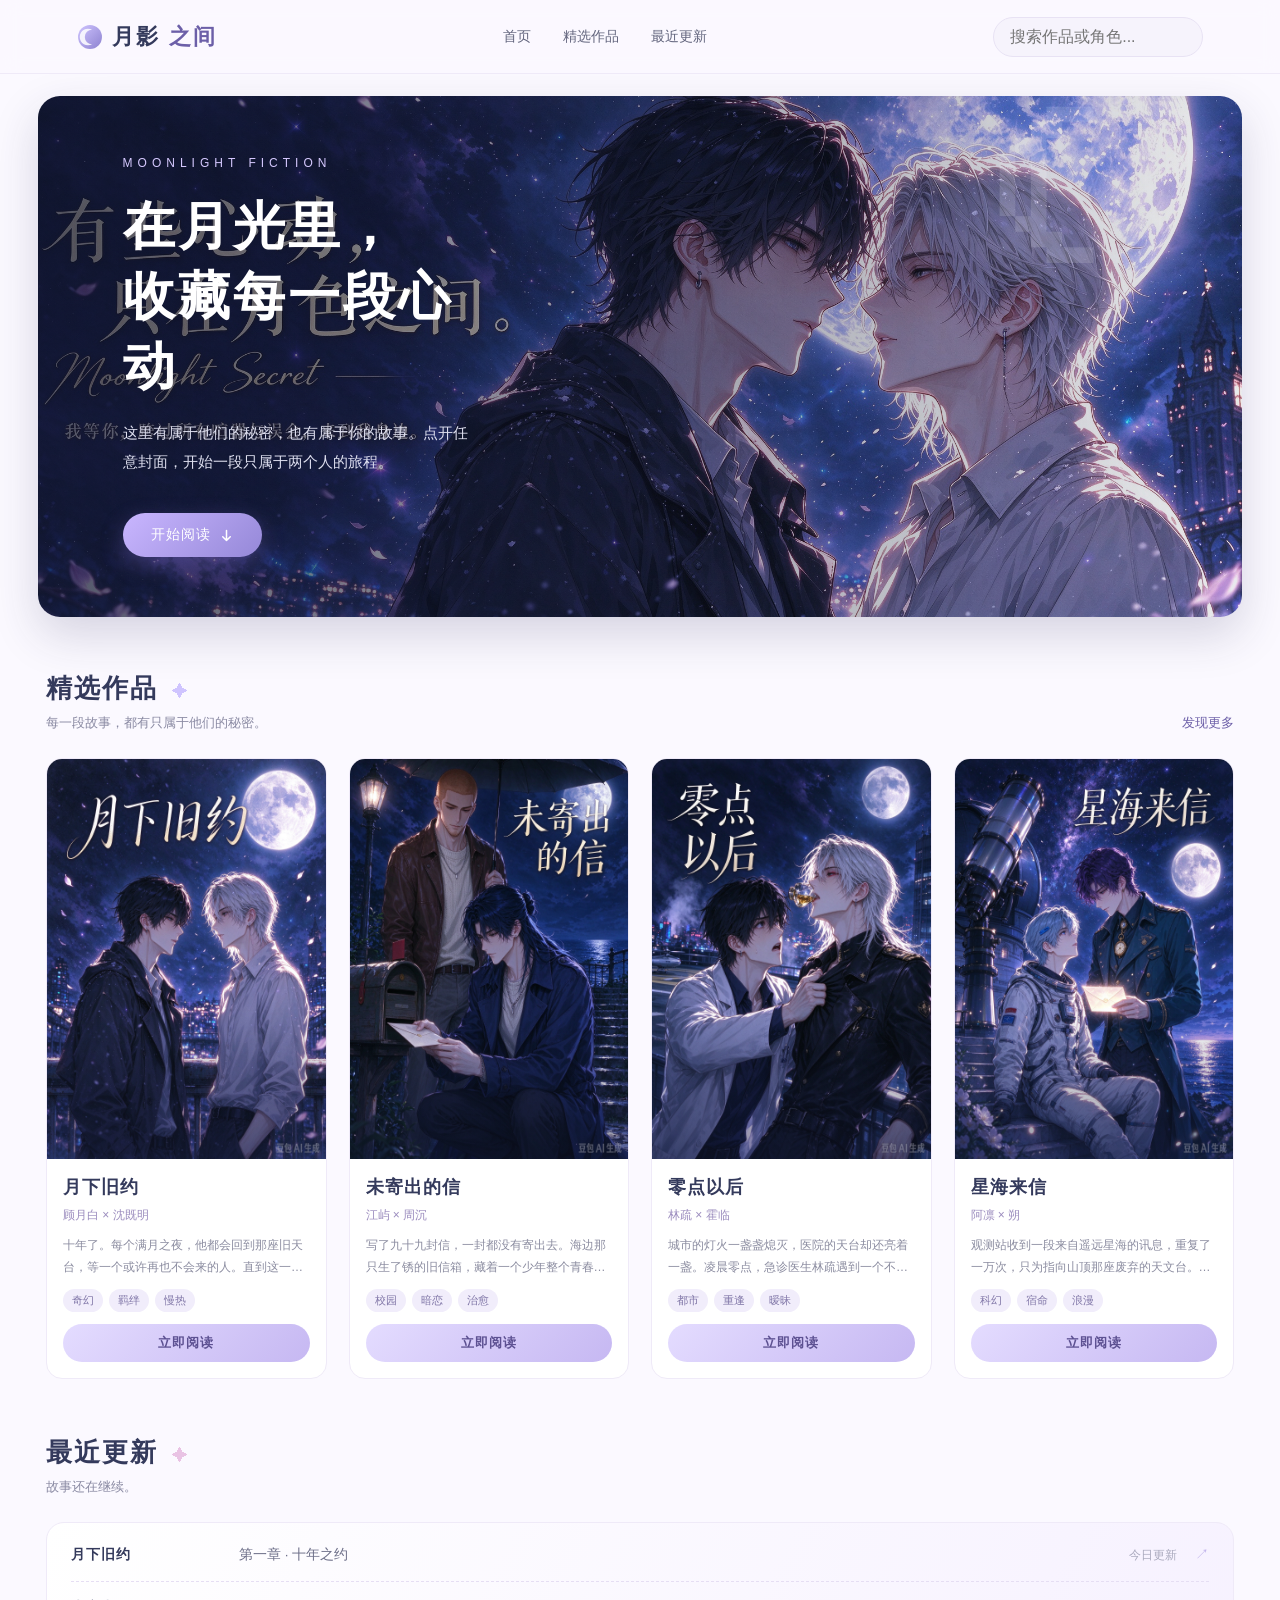
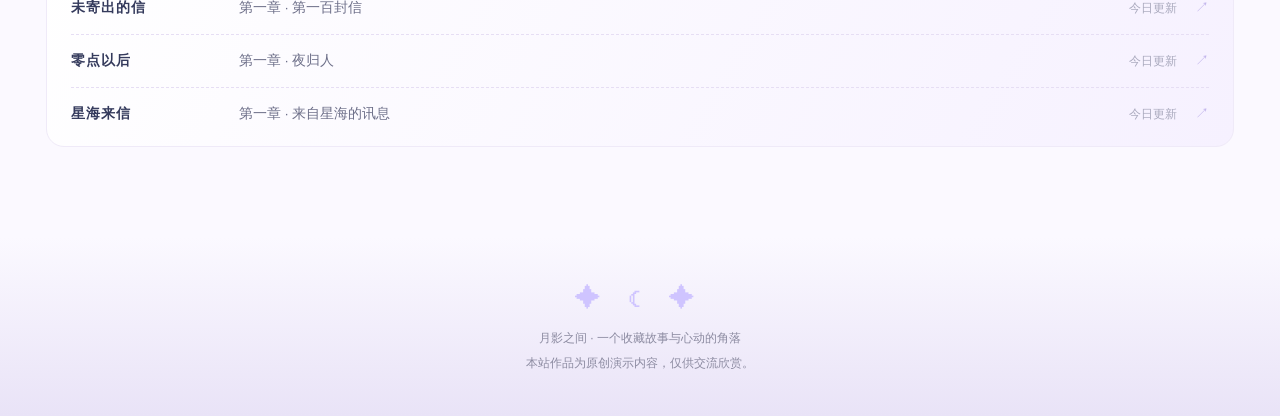
<file: index.html>
<!DOCTYPE html>
<html lang="zh-CN">
<head>
<meta charset="UTF-8">
<meta name="viewport" content="width=device-width, initial-scale=1.0">
<title>月影之间 · 唯美小说馆</title>
<link rel="icon" href="data:image/svg+xml,%3Csvg xmlns='http://www.w3.org/2000/svg' viewBox='0 0 100 100'%3E%3Cdefs%3E%3ClinearGradient id='g' x1='0' y1='0' x2='1' y2='1'%3E%3Cstop offset='0' stop-color='%23cfc4ff'/%3E%3Cstop offset='1' stop-color='%238d82d0'/%3E%3C/linearGradient%3E%3C/defs%3E%3Ccircle cx='50' cy='50' r='46' fill='url(%23g)'/%3E%3Cpath d='M58 22a32 32 0 1 0 0 56 26 26 0 0 1 0-56z' fill='%23fff' opacity='.85'/%3E%3C/svg%3E">
<link rel="stylesheet" href="https://miaoda.feishu.cn/fonts/css2?family=Noto+Serif+SC:wght@400;600;700;900&family=Noto+Sans+SC:wght@300;400;500;700&family=Ma+Shan+Zheng&display=swap">
<style>
  :root{
    --ink:#343a5c;
    --muted:#8a8aa3;
    --purple:#9588c8;
    --purple-deep:#6c5fa8;
    --lilac:#cfc4ff;
    --pink:#e9c3e4;
    --night:#1c2350;
    --night-2:#333d69;
    --paper:#fbf9ff;
    --white:#ffffff;
    --line:#efeaf8;
    --serif:"Noto Serif SC", "Songti SC", "STSong", serif;
    --sans:"Noto Sans SC", "Microsoft YaHei", "PingFang SC", sans-serif;
    --hand:"Ma Shan Zheng", "KaiTi", "STKaiti", cursive;
  }
  *{box-sizing:border-box}
  html{scroll-behavior:smooth}
  body{
    margin:0;
    background:var(--paper);
    color:var(--ink);
    font-family:var(--sans);
    -webkit-font-smoothing:antialiased;
    overflow-x:hidden;
  }
  a{color:inherit;text-decoration:none}
  button,input{font:inherit}
  img{display:block}

  /* ============ 飘落花瓣 ============ */
  .petals{position:fixed;inset:0;pointer-events:none;z-index:60;overflow:hidden}
  .petal{position:absolute;top:-6%;opacity:0;will-change:transform}
  @keyframes fall{
    0%{transform:translateY(-6vh) translateX(0) rotate(0);opacity:0}
    8%{opacity:.7}
    100%{transform:translateY(108vh) translateX(var(--sway)) rotate(var(--spin));opacity:0}
  }

  /* ============ 顶部导航 ============ */
  .navbar{
    position:sticky;top:0;z-index:50;
    height:74px;padding:0 6%;
    display:flex;align-items:center;justify-content:space-between;
    background:rgba(251,249,255,.86);
    backdrop-filter:blur(10px);
    border-bottom:1px solid var(--line);
  }
  .logo{font-family:var(--serif);font-size:22px;font-weight:800;letter-spacing:2px;display:flex;align-items:center;gap:9px}
  .logo svg{flex:none}
  .logo span{color:var(--purple-deep);font-weight:900}
  .nav-links{display:flex;align-items:center;gap:28px;font-size:14px;color:#62647d}
  .nav-links a{position:relative;padding:6px 2px;transition:color .2s}
  .nav-links a:hover{color:var(--purple-deep)}
  .nav-links a.active{color:var(--purple-deep);font-weight:600}
  .nav-links a.active::after{content:"";position:absolute;left:0;right:0;bottom:0;height:2px;border-radius:2px;background:linear-gradient(90deg,var(--lilac),var(--purple))}
  .search{
    width:210px;padding:10px 16px;
    border:1px solid #e8e2f4;border-radius:24px;outline:none;
    background:#f6f3fc;color:var(--ink);transition:border .2s,box-shadow .2s;
  }
  .search:focus{border-color:var(--purple);box-shadow:0 0 0 3px rgba(149,136,200,.15)}

  /* ============ Hero ============ */
  .hero{
    position:relative;overflow:hidden;
    min-height:430px;margin:22px 3% 0;border-radius:22px;
    display:flex;align-items:center;
    background:
      linear-gradient(90deg, rgba(16,21,48,.72) 0%, rgba(16,21,48,.42) 48%, rgba(16,21,48,.08) 100%),
      url("images/hero.png") center 38% / cover no-repeat;
    box-shadow:0 18px 46px rgba(47,46,91,.18);
    color:#fff;
  }
  .hero::before{ /* 底部光晕 */
    content:"";position:absolute;left:0;right:0;bottom:-60%;height:70%;
    background:radial-gradient(ellipse 60% 70% at 30% 100%, rgba(207,196,255,.55), transparent 70%);
  }
  .hero::after{ /* 月亮 */
    content:"☾";position:absolute;right:11%;top:-42px;
    font-family:serif;font-size:250px;line-height:1;
    color:rgba(255,255,255,.14);text-shadow:0 0 60px rgba(224,220,255,.4);
    pointer-events:none;animation:glow 6s ease-in-out infinite;
  }
  @keyframes glow{0%,100%{opacity:.8}50%{opacity:1}}
  .hero-copy{position:relative;z-index:2;max-width:520px;padding:60px 7%}
  .eyebrow{color:#d6c9ff;font-size:12px;letter-spacing:5px}
  .hero h1{margin:22px 0 16px;font-family:var(--serif);font-size:clamp(34px,4.4vw,52px);line-height:1.35;letter-spacing:3px}
  .hero p{color:#dfe0f0;font-size:14.5px;line-height:2;max-width:430px}
  .hero-button{
    display:inline-flex;align-items:center;gap:8px;margin-top:22px;padding:13px 28px;
    border-radius:30px;border:none;cursor:pointer;
    background:linear-gradient(135deg,#c9b6ff,#9588d8);color:#fff;
    font-size:14px;letter-spacing:1px;transition:transform .2s,box-shadow .2s;
    box-shadow:0 8px 22px rgba(121,102,200,.4);
  }
  .hero-button:hover{transform:translateY(-3px);box-shadow:0 12px 30px rgba(121,102,200,.5)}

  /* ============ 主区域 ============ */
  main{max-width:1240px;margin:0 auto;padding:54px 26px 20px}
  .section-heading{display:flex;align-items:flex-end;justify-content:space-between;margin-bottom:26px}
  .section-heading .tt{display:flex;align-items:baseline;gap:14px}
  .section-heading h2{margin:0;font-family:var(--serif);font-size:26px;letter-spacing:2px}
  .section-heading .sub{margin:8px 0 0;color:var(--muted);font-size:13px}
  .more{color:var(--purple-deep);font-size:13px;display:inline-flex;align-items:center;gap:4px}
  .more:hover{color:#574a96}

  .book-grid{display:grid;grid-template-columns:repeat(4,minmax(0,1fr));gap:22px}
  .book-card{
    background:var(--white);border:1px solid var(--line);border-radius:16px;overflow:hidden;cursor:pointer;
    transition:transform .28s,box-shadow .28s;
  }
  .book-card:hover{transform:translateY(-6px);box-shadow:0 16px 38px rgba(85,76,133,.14)}
  .cover{position:relative;height:400px;overflow:hidden}
  .cover img{width:100%;height:100%;object-fit:fill;transition:transform .6s ease}
  .book-card:hover .cover img{transform:scale(1.045)}
  .cover .shade{
    position:absolute;left:0;right:0;bottom:0;height:38%;
    background:linear-gradient(180deg,transparent,rgba(20,24,55,.45));
    display:flex;align-items:flex-end;padding:14px 16px;
  }
  .cover .shade .ghost{color:#fff;font-size:13px;letter-spacing:2px;opacity:0;transform:translateY(6px);transition:.3s}
  .book-card:hover .shade .ghost{opacity:1;transform:none}
  .book-info{padding:16px}
  .book-info h3{margin:0 0 8px;font-family:var(--serif);font-size:18px;letter-spacing:1px}
  .pairing{color:#9b8cbe;font-size:12px}
  .description{min-height:40px;margin:11px 0;color:#8b8ca0;font-size:12px;line-height:1.8;display:-webkit-box;-webkit-line-clamp:2;-webkit-box-orient:vertical;overflow:hidden}
  .meta-row{display:flex;align-items:center;gap:6px;flex-wrap:wrap;margin-bottom:12px}
  .tag{padding:4px 9px;border-radius:20px;background:#f1edfb;color:#8177a8;font-size:11px}
  .read-cta{
    display:block;width:100%;text-align:center;padding:10px;border:none;border-radius:22px;cursor:pointer;
    background:linear-gradient(135deg,#e4dcff,#c6b8f2);color:#5d5192;font-size:13px;font-weight:600;letter-spacing:1px;
    transition:.2s;
  }
  .read-cta:hover{background:linear-gradient(135deg,#cfc0ff,#a99adf);color:#3f3477}

  /* ============ 最近更新 ============ */
  .updates{margin-top:56px}
  .update-card{
    background:linear-gradient(120deg,#ffffff, #f6f1ff);border:1px solid var(--line);border-radius:18px;
    padding:6px 24px;overflow:hidden;
  }
  .update-item{
    display:grid;grid-template-columns:150px 1fr auto auto;gap:18px;align-items:center;
    padding:17px 0;border-bottom:1px dashed #e6def4;font-size:13.5px;cursor:pointer;transition:background .2s;
  }
  .update-item:last-child{border-bottom:0}
  .update-item:hover{background:rgba(207,196,255,.10)}
  .update-title{font-family:var(--serif);font-weight:700;letter-spacing:1px}
  .update-chapter{color:#6d6f89}
  .update-time{color:#a9a9bd;font-size:12px}
  .update-arrow{color:#c3b6ec}

  /* ============ 页脚 ============ */
  footer{
    margin-top:70px;padding:34px 20px 40px;text-align:center;
    background:linear-gradient(180deg,transparent,#e9e3f7);
    color:#8c8ba1;font-size:12px;line-height:2.1;
  }
  footer .foot-deco{font-size:26px;color:#cfc4ff;letter-spacing:10px}

  /* ============ 装饰花枝（SVG 边饰） ============ */
  .branch{position:absolute;color:#e3d6ff;pointer-events:none;z-index:1}
  .branch svg{width:100%;height:100%}

  /* ============ 视图容器 ============ */
  .view{display:none}
  .view.show{display:block}

  /* ============ 空态 ============ */
  .empty{text-align:center;padding:40px;color:var(--muted);font-size:14px}

  /* ============ 详情视图 ============ */
  .book-detail{max-width:1080px;margin:0 auto;padding:40px 26px}
  .book-detail-head{
    display:grid;grid-template-columns:260px 1fr;gap:40px;align-items:center;
    background:linear-gradient(135deg,#2b2f58,#4a477e);border-radius:22px;padding:34px;color:#fff;
    box-shadow:0 20px 50px rgba(47,46,91,.22);position:relative;overflow:hidden;
  }
  .book-detail-head::after{content:"☾";position:absolute;right:3%;bottom:-46px;font-family:serif;font-size:200px;color:rgba(255,255,255,.06);pointer-events:none}
  .detail-cover{width:260px;height:360px;border-radius:12px;overflow:hidden;box-shadow:0 14px 34px rgba(0,0,0,.35);position:relative;z-index:2}
  .detail-cover img{width:100%;height:100%;object-fit:fill}
  .detail-copy{position:relative;z-index:2}
  .detail-copy h1{margin:0 0 6px;font-family:var(--serif);font-size:34px;letter-spacing:3px}
  .detail-pairing{color:#d6c9ff;font-size:14px;letter-spacing:1px}
  .detail-tags{display:flex;gap:8px;margin:16px 0;flex-wrap:wrap}
  .detail-tags .tag{background:rgba(255,255,255,.14);color:#efe9ff}
  .detail-desc{color:#e0e0f0;font-size:14px;line-height:2;margin:6px 0 18px;max-width:560px}
  .detail-meta{display:flex;gap:26px;font-size:13px;color:#cdc6ec}
  .detail-meta b{display:block;font-size:19px;color:#fff;font-family:var(--serif);font-weight:700}
  .back-btn{
    display:inline-flex;align-items:center;gap:6px;margin-bottom:26px;padding:9px 18px;border:none;border-radius:20px;cursor:pointer;
    background:#efeafb;color:#6c5fa8;font-size:13px;transition:.2s;
  }
  .back-btn:hover{background:#e2d8fb}
  .chapter-list{max-width:1080px;margin:34px auto 0;padding:0 26px}
  .chapter-list h2{font-family:var(--serif);font-size:22px;letter-spacing:2px;margin:0 0 18px;display:flex;align-items:center;gap:10px}
  .chapter-list h2::before{content:"";width:5px;height:20px;border-radius:3px;background:linear-gradient(180deg,var(--lilac),var(--purple))}
  .chapter-grid{display:grid;grid-template-columns:repeat(2,minmax(0,1fr));gap:12px}
  .chapter-item{
    display:flex;align-items:center;justify-content:space-between;padding:15px 18px;
    background:#fff;border:1px solid var(--line);border-radius:12px;cursor:pointer;transition:.2s;
  }
  .chapter-item:hover{border-color:var(--purple);background:#f8f4ff;transform:translateY(-2px)}
  .chapter-item .cn{font-size:14px;font-weight:500}
  .chapter-item .cd{color:#b3a9d6;font-size:11px;letter-spacing:2px}

  /* ============ 阅读视图 ============ */
  .reader{max-width:760px;margin:0 auto;padding:30px 26px 80px;position:relative}
  .reader-top{display:flex;align-items:center;justify-content:space-between;margin-bottom:20px}
  .reader-book{display:flex;align-items:center;gap:12px}
  .reader-book img{width:52px;height:70px;border-radius:6px;object-fit:fill;box-shadow:0 6px 14px rgba(47,46,91,.2)}
  .reader-book .bt{font-family:var(--serif);font-size:18px;font-weight:700;letter-spacing:1px}
  .reader-book .bs{color:var(--muted);font-size:12px}
  .reader-ctl{display:flex;align-items:center;gap:8px}
  .ctl-btn{
    padding:8px 14px;border:1px solid #e5def4;background:#fff;border-radius:18px;color:#6c5fa8;cursor:pointer;font-size:13px;transition:.2s;
  }
  .ctl-btn:hover{background:#f3eeff}
  .reader-title{text-align:center;margin:26px 0 34px}
  .reader-title .chapt{font-family:var(--serif);font-size:30px;letter-spacing:4px}
  .reader-title .divider{display:flex;align-items:center;gap:12px;justify-content:center;margin-top:18px;color:#cfc4ff}
  .reader-title .divider::before,.reader-title .divider::after{content:"";width:52px;height:1px;background:linear-gradient(90deg,transparent,#d9ccf7)}
  .reader-title .divider::after{background:linear-gradient(90deg,#d9ccf7,transparent)}
  .reader-body{font-size:17px;line-height:2.15;color:#45496b;letter-spacing:.5px}
  .reader-body p{margin:0 0 1.6em;text-indent:2em}
  .reader-body .hand{font-family:var(--hand);font-size:22px;text-indent:0;text-align:center;color:#8d82c8;letter-spacing:3px;margin:1.2em 0}
  .reader-nav{display:flex;align-items:center;justify-content:space-between;margin-top:50px;padding-top:24px;border-top:1px dashed #e2d9f4}
  .reader-nav button{
    padding:12px 24px;border:none;border-radius:24px;cursor:pointer;font-size:14px;
    background:linear-gradient(135deg,#e6dcff,#c9b8f2);color:#5d5192;font-weight:600;transition:.2s;
  }
  .reader-nav button:hover{background:linear-gradient(135deg,#cfc0ff,#a99adf)}
  .reader-nav button:disabled{opacity:.4;cursor:not-allowed}
  .reader-nav .center{color:#c2b6e8;font-size:12px;letter-spacing:1px}

  /* ============ 字号菜单 ============ */
  .font-menu{
    position:absolute;right:8px;top:58px;background:#fff;border:1px solid var(--line);border-radius:14px;
    padding:10px;display:none;gap:6px;box-shadow:0 12px 30px rgba(47,46,91,.12);z-index:30;
  }
  .font-menu.show{display:flex}
  .font-menu button{width:34px;height:34px;border:1px solid #e8e1f6;border-radius:50%;background:#fff;cursor:pointer;color:#6c5fa8;font-size:13px}
  .font-menu button.on{background:var(--purple);color:#fff;border-color:var(--purple)}

  /* ============ 移动端 ============ */
  @media (max-width:880px){
    .book-grid{grid-template-columns:repeat(2,minmax(0,1fr))}
    .cover{height:auto;aspect-ratio:3/4}
    .cover img{object-fit:cover}
    .book-detail-head{grid-template-columns:1fr;text-align:center;padding:28px}
    .detail-cover{margin:0 auto}
    .detail-desc{margin-left:auto;margin-right:auto}
    .detail-meta{justify-content:center}
    .chapter-grid{grid-template-columns:1fr}
    .update-item{grid-template-columns:1fr auto;row-gap:4px}
    .update-time{display:none}
    .navbar{height:auto;flex-wrap:wrap;gap:10px;padding:14px 5%}
    .nav-links{order:3;width:100%;justify-content:space-between;gap:12px}
    .search{width:100%}
    .reader{width:100%;max-width:100%}
    .reader-body{font-size:16.5px}
  }
  @media (max-width:520px){
    .hero{min-height:380px}
    .hero-copy{padding:44px 8%}
    .book-grid{grid-template-columns:1fr}
    .book-detail{padding:24px 14px}
    .detail-cover{width:200px;height:280px}
    .reader-top{flex-direction:column;gap:12px;align-items:flex-start}
    .reader-nav{flex-direction:column;gap:12px}
    .reader-nav .center{order:-1}
  }
</style>
</head>
<body>

<!-- 飘落花瓣 -->
<div class="petals" id="petals" aria-hidden="true"></div>

<!-- ============ 顶部导航 ============ -->
<header class="navbar">
  <a class="logo" href="#home" onclick="go('home')">
    <svg width="26" height="26" viewBox="0 0 100 100" aria-hidden="true"><defs><linearGradient id="lg" x1="0" y1="0" x2="1" y2="1"><stop offset="0" stop-color="#cfc4ff"/><stop offset="1" stop-color="#8d82d0"/></linearGradient></defs><circle cx="50" cy="50" r="46" fill="url(#lg)"/><path d="M58 22a32 32 0 1 0 0 56 26 26 0 0 1 0-56z" fill="#fff" opacity=".85"/></svg>
    月影<span>之间</span>
  </a>
  <nav class="nav-links" id="navLinks">
    <a href="#home" data-nav="home" onclick="go('home')">首页</a>
    <a href="#featured" data-nav="featured" onclick="go('home')">精选作品</a>
    <a href="#updates" data-nav="updates" onclick="go('home')">最近更新</a>
  </nav>
  <input class="search" id="searchInput" type="search" placeholder="搜索作品或角色..." aria-label="搜索小说">
</header>

<!-- ============ 视图：首页 ============ -->
<section class="view show" id="view-home">
  <div class="hero" id="home">
    <div class="hero-copy">
      <div class="eyebrow">MOONLIGHT FICTION</div>
      <h1>在月光里，<br>收藏每一段心动</h1>
      <p>这里有属于他们的秘密，也有属于你的故事。点开任意封面，开始一段只属于两个人的旅程。</p>
      <button class="hero-button" onclick="scrollToWorks()">
        开始阅读
        <svg width="15" height="15" viewBox="0 0 24 24" fill="none" stroke="currentColor" stroke-width="2.4" aria-hidden="true"><path d="M12 4v16m0 0 6-6m-6 6-6-6" stroke-linecap="round" stroke-linejoin="round"/></svg>
      </button>
    </div>
  </div>

  <main>
    <!-- 精选作品 -->
    <section id="featured" style="position:relative">
      <div class="section-heading">
        <div>
          <div class="tt"><h2>精选作品</h2><span style="color:#cfc4ff">✦</span></div>
          <p class="sub">每一段故事，都有只属于他们的秘密。</p>
        </div>
        <a class="more" href="#updates" onclick="scrollToWorks()">发现更多</a>
      </div>
      <div class="book-grid" id="bookGrid"></div>
      <p class="empty" id="emptyMessage" hidden>没有找到相关作品，换个关键词试试吧。</p>
    </section>

    <!-- 最近更新 -->
    <section class="updates" id="updates">
      <div class="section-heading">
        <div>
          <div class="tt"><h2>最近更新</h2><span style="color:#e9c3e4">✦</span></div>
          <p class="sub">故事还在继续。</p>
        </div>
      </div>
      <div class="update-card" id="updateList"></div>
    </section>
  </main>
</section>

<!-- ============ 视图：作品详情 ============ -->
<section class="view" id="view-book"></section>

<!-- ============ 视图：阅读 ============ -->
<section class="view" id="view-read">
  <div class="reader" id="readerRoot"></div>
</section>

<footer>
  <div class="foot-deco">✦ ☾ ✦</div>
  月影之间 · 一个收藏故事与心动的角落<br>
  本站作品为原创演示内容，仅供交流欣赏。
</footer>

<script>
/* =====================================================
   小说数据
===================================================== */
const NOVELS = [
  {
    id:"yuexia", title:"月下旧约", pairing:"顾月白 × 沈既明",
    tags:["奇幻","羁绊","慢热"], genre:"奇幻 · 宿命",
    desc:"十年了。每个满月之夜，他都会回到那座旧天台，等一个或许再也不会来的人。直到这一夜，月光下的身影如期而至。一段被月光封印的旧约，缓缓在两人之间苏醒。",
    status:"连载中", words:"1.2万字", chapters:"4章",
    cover:"images/novel4.jpeg",
    chapters:[
      {t:"第一章 · 十年之约", body:`又是满月。顾月白推开旧天台的铁门时，指尖先于月色凉了下来。
这座天台他们已经十年没来了。城市在脚下改换了太多模样，唯独这里，还是十年前那盏坏掉的灯，还是那道看得到月亮的栏杆。
他记得，那年初秋也是这样的满月。少年沈既明站在栏杆边，回头冲他笑，说了一句几乎被风吹散的话——「每逢月圆，我都会在这里等你。」
当时顾月白以为那不过是一句少年气盛玩笑话。他等了三个月，六个月，一年。等到沈既明从那座城市里彻底消失，他才明白，那句话原是告别。
可今夜，他不知道为什么又回到了这里。也许是加班到深夜的恍惚，也许只是顺路。
月色正圆。
铁门在身后轻轻合上，风里忽然多了另一种气息，浅淡的、清冽的，像冬夜里化开的雪水。
「好久不见。」
一个声音从阴影里传来，带着十年都未曾变过的温润笑意。
顾月白僵在原地，心跳几乎停了一拍。
沈既明就站在那盏坏掉的灯下，白发被月光镀上一层薄薄的银。他穿着十年前那件浅色衬衫，好像这十年光阴，从未在他身上走过。
「你……」顾月白喉咙发紧，「你怎么——」
「我答应过你，每逢月圆，都会在这里等你。」沈既明缓步走近，月光从他肩头滑落，「只是这一次，我来晚了十年。」`},
      {t:"第二章 · 玉镯", body:`那枚玉镯被沈既明摊在掌心时，顾月白的呼吸又停住了。
那是母亲留给他的东西。十年前搬家那天，他把它落在了那间旧屋的抽屉里，从此再没见过。
「你从哪儿找到的？」
「那间房子，十年前我买下来了。」沈既明说得很轻，「我想，你总有一天会回来拿它的。」
顾月白忽然不知道该说什么。他低头看着那枚温润的玉，指腹轻轻摩挲过上面的刻痕，像是摩挲一段被遗忘的时光。
「为什么是我？」过了很久，他才开口，声音有些哑，「十年了，你为什么偏偏要回来找我。」
沈既明没有立刻回答。他偏过头，看着天边那轮满月，目光里藏着一层顾月白读不懂的东西。
「因为你是唯一记得那个约定的人。」他说，「也是唯一……能让我守约的人。」
夜风卷着几点花瓣掠过，落在两人之间的地面上。顾月白忽然觉得，眼前的沈既明好像隔着一层薄薄的月光，既近，又远。`},
      {t:"第三章 · 月神的守约人", body:`月亮升到中天的时候，沈既明终于开了口。
「你听过月神的守约人吗？」他望着那轮月亮，「每隔一百年，人间会有一个被月光选中的人。他们要替月亮守住一个承诺——守满十年，才算完成。」
「你就是那个人？」
沈既明没有否认。「十年前的满月之夜，我遇见你。那一刻我就知道，你就是我要守的那个约定。」
顾月白怔怔地看着他。那些被他埋进心底的碎片忽然翻涌上来——少年沈既明的欲言又止，突如其来的消失，还有那句每逢月圆都像泡影的话。
「所以……你来，是为了完成任务？」
「一开始是。」沈既明低下头，指尖轻轻碰了碰掌心的玉镯，「可后来不是了。我记不清从什么时候起，守约不再是为了月亮，而是为了能在满月之夜，再见到你一次。」
风忽然静了。花瓣停在半空，连月光都好像凝住了一瞬。
顾月白看着他，忽然笑了，眼眶却有些发烫。「那这一次，你能不能守久一点。」
「久到多久？」
「久到……你不用再替月亮守着谁。」
月光落下来，落在两个人之间。沈既明没有再说话，只是把那枚玉镯，轻轻放回顾月白掌心，然后覆上自己的手。
这一夜的月，圆得像一个终于被兑现的承诺。`},
      {t:"第四章 · 满月（待续）", body:null}
    ]
  },
  {
    id:"xinji", title:"未寄出的信", pairing:"江屿 × 周沉",
    tags:["校园","暗恋","治愈"], genre:"校园 · 暗恋",
    desc:"写了九十九封信，一封都没有寄出去。海边那只生了锈的旧信箱，藏着一个少年整个青春的心事。直到第一百封信那天，信箱前多了一个人——一个总在下雨天出现的少年。",
    status:"连载中", words:"1.1万字", chapters:"4章",
    cover:"images/novel3.jpeg",
    chapters:[
      {t:"第一章 · 第一百封信", body:`江屿数着，这是第一百封信。
他把信纸折好，装进信封，在收件人那一栏写下「周沉」两个字，笔尖顿了顿，又放下。
海边那只旧信箱生了锈，海风一吹就嘎吱作响。江屿蹲下来，把信举到箱口，却迟迟没有放进去。
前九十九封信，都是这样。他写了一个夏天的心事，却一封也没有寄出去。
「写给你的信，就该交到你手上。」
身后忽然响起一道声音。江屿吓了一跳，回过头，看见一个寸头少年靠在路灯下，手里夹着一根没点燃的烟，目光却落在他手里的信封上。
「你、你是——」
「周沉。」少年自报家门，语气随随便便的，「常来这片海，怎么从没见过你往信箱里投过东西？」
江屿的脸一下子红了。他飞快地把信封塞进口袋，含糊地应了一声，转身就想走。
「喂。」周沉在身后叫住他，「那封信，是写给谁的？」
海风把这句话吹得七零八落。江屿没有回头，耳朵却红透了。
「……要你管。」`},
      {t:"第二章 · 雨天", body:`再见到周沉，是一个雨天。
海边的雨来得又快又急，江屿没带伞，只能在信箱边的屋檐下躲雨。浪花翻涌着扑上礁石，把整个海面都搅成一片灰。
「这么巧。」
一把黑伞忽然罩过头顶。周沉不知道什么时候站到他身边，伞微微往他这边偏，自己半边肩膀都淋湿了。
「你怎么在这里。」江屿往后缩了缩，声音闷闷的。
「找你的信。」周沉答得理直气壮，「你那封信，到底写给谁的？」
江屿的心跳漏了一拍。他低下头，看着雨水顺着伞沿滴落，在脚边溅起小小的水花。
「……写给你的。」
这句话轻得像被雨声吞没。可周沉还是听见了。他愣了一下，伞柄在掌心转了转，忽然笑了。
「写给我的？」他重复了一遍，声音里带着一点不易察觉的认真，「那怎么不寄给我？」
「因为……」江屿咬了咬唇，「我怕你看了以后，就不再来了。」
雨幕里，周沉沉默了很久。久到江屿几乎以为他要转身走了。
「那要看信里写了什么。」周沉终于说，声音放得很轻，「走吧，去那边的咖啡馆。你把信给我看看。」`},
      {t:"第三章 · 收件人", body:`咖啡馆里暖气融融，杯里的热可可冒着白气。
江屿坐在窗边，手心里攥着那封第一百封信，指尖都有些发白。周沉坐在对面，耐心地等。
「信里……写了什么？」周沉问。
「写了……」江屿张了张嘴，又闭上。过了好一会儿，他才把信纸轻轻推到桌面，「你自己看吧。」
周沉展开信纸。信不长，字迹却工整得近乎虔诚。他看完，抬起头，目光落在江屿低垂的睫毛上。
「原来你写了一个夏天。」
「嗯。」江屿小声说，「从你第一次帮我把掉进海里的本子捞起来，我就开始写了。一封一封，写了九十九封，都没敢寄。」
周沉看着他，忽然把信纸折好，郑重地放进口袋。
「那从这一封开始，」他说，「以后的信，你直接交给我。我保证，每一封都会好好收着。」
江屿愣愣地抬起头，眼眶忽然有点热。窗外，雨不知什么时候停了，一道浅浅的月光从云缝里漏下来，落在两个人之间。
「那……那我写。」江屿弯起眼睛，声音轻轻的，「以后每天，都写一封给你。」
周沉笑了，伸手轻轻揉了揉他的发顶。「好，我等你。」`},
      {t:"第四章 · 海风（待续）", body:null}
    ]
  },
  {
    id:"lingdian", title:"零点以后", pairing:"林疏 × 霍临",
    tags:["都市","重逢","暧昧"], genre:"都市 · 重逢",
    desc:"城市的灯火一盏盏熄灭，医院的天台却还亮着一盏。凌晨零点，急诊医生林疏遇到一个不该出现在这里的男人。那是许多年前不告而别的故人，也是他不敢再提起的名字。",
    status:"连载中", words:"1.3万字", chapters:"4章",
    cover:"images/novel1.jpeg",
    chapters:[
      {t:"第一章 · 夜归人", body:`急诊室的灯灭了又亮，凌晨零点，林疏才终于能喘一口气。
他脱了白大褂，揉了揉发酸的后颈，推开安全门走上天台。夜风灌进来，带着一丝潮气，也带着一点若有若无的烟味。
「医院天台，不能抽烟。」
他随口说了一句，却在看清那个人的瞬间，声音顿住了。
一个男人靠在栏杆边，黑制服上缀着银色的装饰，在月光下泛着冷光。他的头发是纯粹的白，指间夹着烟，正抬头看远处渐渐沉入灯海的城市。
「好久不见，林疏。」
那人偏过头，笑了。嗓音低沉，带着一点懒洋洋的漫不经心，却像一把钥匙，精准地撬开了林疏封存多年的记忆。
「……霍临。」
林疏叫出这个名字的时候，指尖几乎要掐进掌心。
他想起很多年前的雨夜，想起那个说「等我回来」却再没回头的人。想起自己守在医院走廊整整一夜，等来一通没有人接听的电话。
「你怎么在这里。」他压着声音，一字一句地问。
「路过。」霍临捻灭烟，目光落在他脸上，顿了顿，「顺便，来找一个欠我解释的人。」`},
      {t:"第二章 · 旧日心事", body:`「欠你解释的人？」林疏重复了一遍，声音里带着一点讽意，「该要解释的，是我才对吧。」
霍临没接话。他靠着栏杆，从口袋里摸出一样东西，递到林疏面前。
那是一枚旧胸针，边缘已经磨得发亮。林疏认得，是他大学时送给霍临的毕业礼物。
「我走那年，你送我的。」霍临说，「我一直带着。」
林疏的心狠狠揪了一下。「你既然一直带着……为什么这么多年，一个消息都没有。」
「因为我怕。」
「怕什么？」
「怕你等。」霍临的声音低下去，「怕你知道，我那时候没有能力给你一个确定的未来，怕你等了我，最后却等不到结果。」
夜风忽然大了一些，把他的话吹得有些模糊。林疏站在原地，眼眶发酸。
「霍临，」他叫了一声，「你知道我那时候最怕的是什么吗？」
「什么？」
「我最怕的，不是你给不了我未来。是你连一个让我等的理由都不给我。」
霍临怔住了。月光落在他白发上，把那双原本漫不经心的眼睛照得有些发烫。
过了很久，他忽然笑了，声音哑哑的。「那现在……还来得及吗？」
林疏别过头，声音闷闷的。「零点以后，你在这里等我。等我愿意的时候，我告诉你答案。」`},
      {t:"第三章 · 零点之约", body:`从那一天起，医院天台成了两人心照不宣的地方。
每个零点，林疏忙完最后一批病人，推开安全门，总能看到霍临靠在老位置上，指间夹着没点的烟，等他。
他们很少说话，只是并肩站着，看城市在脚下一点点沉进夜色，又看路灯一盏盏亮起。
「你那个答案，」某个夜里，霍临忽然开口，「想好了没有。」
林疏没有立刻回答。他看着远处最后一扇窗户熄了灯，才轻声说：「霍临，我这几年想了很多。」
「想通了什么？」
「想通了，有些人错过了，不是因为他不好。」林疏转过头，目光落在霍临眼底，「而是因为当时我们都不够勇敢。」
霍临的呼吸顿了一下。
「那现在呢？」
「现在。」林疏往前走了半步，月光落在两个人之间，「我想把错过的那些年，一点一点找回来。你愿意吗？」
霍临愣了很久，然后低头，把没点的烟收进口袋，弯起眼睛笑了。
「我等这句话，等了很久了。」
零点刚过，城市的灯火次第熄灭。天台上，两个人并肩站在一起，影子在月光下慢慢重叠。
这座城市的深夜，终于不再是一个人的心事。`},
      {t:"第四章 · 天将明（待续）", body:null}
    ]
  },
  {
    id:"xinghai", title:"星海来信", pairing:"阿凛 × 朔",
    tags:["科幻","宿命","浪漫"], genre:"科幻 · 浪漫",
    desc:"观测站收到一段来自遥远星海的讯息，重复了一万次，只为指向山顶那座废弃的天文台。那里住着一个人，等一封信，等了整整十二年。而寄信的人，才刚刚抵达。",
    status:"连载中", words:"1.2万字", chapters:"4章",
    cover:"images/novel2.jpeg",
    chapters:[
      {t:"第一章 · 来自星海的讯息", body:`观测站的警报在凌晨三点四十分响起。
「又来了。」阿凛揉了揉熬红的眼睛，把脸凑近屏幕。那段讯息他已经听了无数遍——一段单调的、规律的电波，像某种古老的摩尔斯电码，重复着一串同样的坐标。
坐标指向山顶那座废弃的天文台。
十二年了。从他第一次在父亲留下的记录里看到这串坐标开始，这段讯息就断断续续地抵达，雷打不动。整个观测站都认为那是一段没有意义的宇宙噪声，只有阿凛固执地相信，它在等一个回复。
「又在听那个了？」同事路过，随口说，「阿凛，那就是一段噪声，别魔怔了。」
「它不是噪声。」阿凛小声说，「它每天重复一万次，只为了指向同一个地方。这不是巧合。」
他没有告诉任何人。十二年前，父亲弥留之际攥着他的手，反复念着一串数字——正是这串坐标。
「有人在等你回信。」父亲说，「一定要……回给他。」
阿凛站起身，抓过那件浅蓝色的旧宇航服外套，推门走进了夜色。今晚，他要去那座天文台看看。
因为那串坐标对应的信，他其实已经写了十二年了。`},
      {t:"第二章 · 旧天文台", body:`天文台比阿凛想象中更破败。屋顶漏着光，星图在墙上剥落，只有那台老式望远镜还倔强地指向夜空。
阿凛推开锈住的门，月光从穹顶倾泻下来。
「你来晚了。」
一个声音从望远镜旁传来。阿凛吓了一跳，循声望去，看见一个紫发的年轻人坐在那里，深蓝制服上镶着金色的星纹，正抬头看他。
「你、你是谁？」
「朔。」那人笑了笑，声音像月光一样清冽，「等了你十二年的人。」
阿凛愣在原地。「等我？」
「嗯。」朔站起身，从怀里取出一封微微发光的信，「那段讯息，是我发的。我把它指向这里，是因为十二年前，有个人在这里留下了约定——他说，会有人来收信。」
阿凛的心跳得飞快。「那个人……是我父亲。」
「是你父亲。」朔轻轻地说，「他说，他儿子会给一个写了很多年信的人回信。他说那封信，值得等十二年。」
阿凛的眼眶一下子热了。他想起父亲，想起那串背了十二年的数字，想起自己一笔一划写下的、却从来不知道收件人在哪里的信。
「我……」他喉咙发紧，「我写了十二年的信，可是从来不知道，收件人长什么样子。」
朔把那封发光的信递到他面前，月光落在信纸上，字迹竟和他笔下一模一样。
「现在，你知道了。」朔说，「我是朔。来收你的信。」`},
      {t:"第三章 · 回信", body:`天文台的月光很好，像是特意为这一夜亮的。
阿凛和朔并肩坐在台阶上，把十二年来写的信一封封摊开。那些信很轻，却载着一个少年漫长的心事。
「原来你写了这么多。」朔一封一封地看，指尖轻轻抚过字迹，「都是写给我的？」
「是。」阿凛小声说，「我不知道你长什么样，不知道你在哪里，但我知道那段讯息在等我。我就想，也许有一天，能把它寄出去。」
朔没有立刻说话。他抬起头，望着远处那条横亘夜空的星河，忽然说：「你知道吗，我来自很远的地方。」
「多远的？」
「远到……这封信要穿过好多颗星星，才能送到你手上。」朔转过头，目光很认真，「我等了十二年，是因为我相信，会有人愿意为一个素未谋面的人，写这么多信。」
阿凛低下头，看着自己写满字的信纸，声音有些哑：「那……现在呢？信你收到了，我还能写吗？」
朔笑了。「当然能。从今往后，你不用再寄到天文台了。」
他伸出手，指尖覆上阿凛的掌心，凉凉的，却带着一种笃定的温度。
「你可以直接写给我。我会在每一个你能看到星星的夜晚，来收信。」
阿凛怔了怔，然后弯起眼睛，笑了。月光落在两个人身上，星河在他们头顶缓缓流转。
那封穿越了光年的回信，终于在这一夜，抵达了收件人手中。`},
      {t:"第四章 · 穿越光年（待续）", body:null}
    ]
  }
];

const ORDER = ["yuexia","xinji","lingdian","xinghai"];

/* =====================================================
   路由与渲染
===================================================== */
const bookGrid = document.getElementById("bookGrid");
const emptyMessage = document.getElementById("emptyMessage");
const updateList = document.getElementById("updateList");
const viewBook = document.getElementById("view-book");
const viewRead = document.getElementById("view-read");
const navLinks = document.querySelectorAll(".nav-links a");
const searchInput = document.getElementById("searchInput");

function byId(id){ return NOVELS.find(n=>n.id===id); }
function bookOrdered(){ return ORDER.map(id=>byId(id)); }

function renderHome(){
  bookGrid.innerHTML = bookOrdered().map(n=>`
    <article class="book-card" onclick="go('book','${n.id}')" data-search="${n.title} ${n.pairing} ${n.tags.join(' ')} ${n.desc}">
      <div class="cover">
        <img src="${n.cover}" alt="${n.title}封面">
        <div class="shade"><span class="ghost">进入阅读 →</span></div>
      </div>
      <div class="book-info">
        <h3>${n.title}</h3>
        <div class="pairing">${n.pairing}</div>
        <p class="description">${n.desc}</p>
        <div class="meta-row">${n.tags.map(t=>`<span class="tag">${t}</span>`).join('')}</div>
        <button class="read-cta" onclick="event.stopPropagation();go('read','${n.id}')">立即阅读</button>
      </div>
    </article>`).join('');

  updateList.innerHTML = bookOrdered().map(n=>`
    <div class="update-item" onclick="go('book','${n.id}')">
      <span class="update-title">${n.title}</span>
      <span class="update-chapter">${n.chapters[0].t}</span>
      <span class="update-time">今日更新</span>
      <span class="update-arrow">↗</span>
    </div>`).join('');
}

function renderBook(id){
  const n = byId(id);
  viewBook.innerHTML = `
    <div class="book-detail">
      <button class="back-btn" onclick="go('home')">← 返回首页</button>
      <div class="book-detail-head">
        <div class="detail-cover"><img src="${n.cover}" alt="${n.title}封面"></div>
        <div class="detail-copy">
          <h1>${n.title}</h1>
          <div class="detail-pairing">${n.pairing}　·　${n.genre}</div>
          <div class="detail-tags">${n.tags.map(t=>`<span class="tag">${t}</span>`).join('')}</div>
          <p class="detail-desc">${n.desc}</p>
          <div class="detail-meta">
            <div>状态<b>${n.status}</b></div>
            <div>篇幅<b>${n.words}</b></div>
            <div>章节<b>${n.chapters.length}</b></div>
          </div>
        </div>
      </div>
    </div>
    <div class="chapter-list">
      <h2>章节列表</h2>
      <div class="chapter-grid">
        ${n.chapters.map((c,i)=>`
          <div class="chapter-item" onclick="go('read','${n.id}',${i})">
            <span class="cn">${c.t}</span>
            <span class="cd">${i===0?'最新试读':'FREE'}</span>
          </div>`).join('')}
      </div>
    </div>`;
}

function renderRead(id, idx){
  const n = byId(id);
  const i = Math.max(0, Math.min(n.chapters.length-1, idx));
  const c = n.chapters[i];
  const bodyHTML = c.body ? c.body.replace(/\n+/g,'</p><p>') : '';
  const foot = c.body ? "" : "<p>本章更新中，敬请期待后续章节……</p>";

  viewRead.innerHTML = `
    <div class="reader">
      <div class="reader-top">
        <div class="reader-book" onclick="go('book','${n.id}')" style="cursor:pointer">
          <img src="${n.cover}" alt="">
          <div>
            <div class="bt">${n.title}</div>
            <div class="bs">${n.pairing}</div>
          </div>
        </div>
        <div style="position:relative">
          <button class="ctl-btn" onclick="toggleFontMenu(event)">Aa 字号</button>
          <div class="font-menu" id="fontMenu">
            <button data-fs="15" onclick="setFont(15)">小</button>
            <button data-fs="17" onclick="setFont(17)">中</button>
            <button data-fs="19" onclick="setFont(19)">大</button>
            <button data-fs="21" onclick="setFont(21)">特大</button>
          </div>
        </div>
      </div>
      <div class="reader-title">
        <div class="chapt">${c.t}</div>
        <div class="divider">✦</div>
      </div>
      <div class="reader-body" id="readerBody">
        <div class="hand">— ${n.title} —</div>
        <p>${bodyHTML}${foot}</p>
      </div>
      <div class="reader-nav">
        <button onclick="go('read','${n.id}',${i-1})" ${i===0?'disabled':''}>← 上一章</button>
        <span class="center">${i+1} / ${n.chapters.length}</span>
        <button onclick="go('read','${n.id}',${i+1})" ${i===n.chapters.length-1?'disabled':''}>下一章 →</button>
      </div>
    </div>`;
}

/* ============ 路由 ============ */
function parseHash(){
  const h = location.hash.replace(/^#/,'');
  const parts = h.split('/');
  return parts;
}
function go(view, id, idx){
  if(view==='home'){ location.hash='home'; }
  else if(view==='book'){ location.hash='book/'+id; }
  else if(view==='read'){ location.hash='read/'+id+'/'+(idx||0); }
  window.scrollTo({top:0, behavior:'smooth'});
}
function render(){
  const [view, id, idx] = parseHash();
  const vHome = document.getElementById('view-home');
  const vBook = document.getElementById('view-book');
  const vRead = document.getElementById('view-read');

  vHome.classList.toggle('show', view==='home' || view==='' );
  vBook.classList.toggle('show', view==='book');
  vRead.classList.toggle('show', view==='read');

  navLinks.forEach(a=>a.classList.toggle('active', a.dataset.nav===view));

  if(view==='book' && byId(id)) renderBook(id);
  if(view==='read' && byId(id)) renderRead(id, parseInt(idx,10)||0);
}
window.addEventListener('hashchange', render);

function scrollToWorks(){
  go('home');
  setTimeout(()=>{
    const el = document.getElementById('featured');
    if(el) el.scrollIntoView({behavior:'smooth', block:'start'});
  },60);
}

/* ============ 字号 ============ */
function toggleFontMenu(e){
  e.stopPropagation();
  document.getElementById('fontMenu').classList.toggle('show');
}
document.addEventListener('click',()=>{
  const fm=document.getElementById('fontMenu');
  if(fm) fm.classList.remove('show');
});
function setFont(fs){
  document.getElementById('readerBody').style.fontSize=fs+'px';
  const btns=document.querySelectorAll('.font-menu button');
  btns.forEach(b=>b.classList.toggle('on', parseInt(b.dataset.fs,10)===fs));
}

/* ============ 搜索 ============ */
searchInput.addEventListener('input', function(){
  const kw=this.value.trim().toLowerCase();
  let visible=0;
  document.querySelectorAll('.book-card').forEach(card=>{
    const text=(card.innerText+' '+card.dataset.search).toLowerCase();
    const hit=text.includes(kw);
    card.hidden=!hit;
    if(hit) visible++;
  });
  emptyMessage.hidden= visible!==0;
});

/* ============ 飘落花瓣 ============ */
(function makePetals(){
  const wrap=document.getElementById('petals');
  const colors=['#e8dcff','#e9c3e4','#dfe7ff','#d7c9ff','#f3e7fa'];
  for(let i=0;i<16;i++){
    const p=document.createElement('span');
    p.className='petal';
    const s=8+Math.random()*10;
    p.style.left=(Math.random()*100)+'%';
    p.style.width=s+'px';
    p.style.height=(s*1.2)+'px';
    p.style.background=colors[i%colors.length];
    p.style.borderRadius='50% 50% 50% 50% / 60% 60% 40% 40%';
    p.style.setProperty('--sway',((Math.random()*120)-60)+'px');
    p.style.setProperty('--spin',(Math.random()*360)+'deg');
    p.style.animation=`fall ${12+Math.random()*12}s linear ${Math.random()*12}s infinite`;
    wrap.appendChild(p);
  }
})();

/* ============ 初始化 ============ */
renderHome();
render();
</script>
</body>
</html>
</file>
